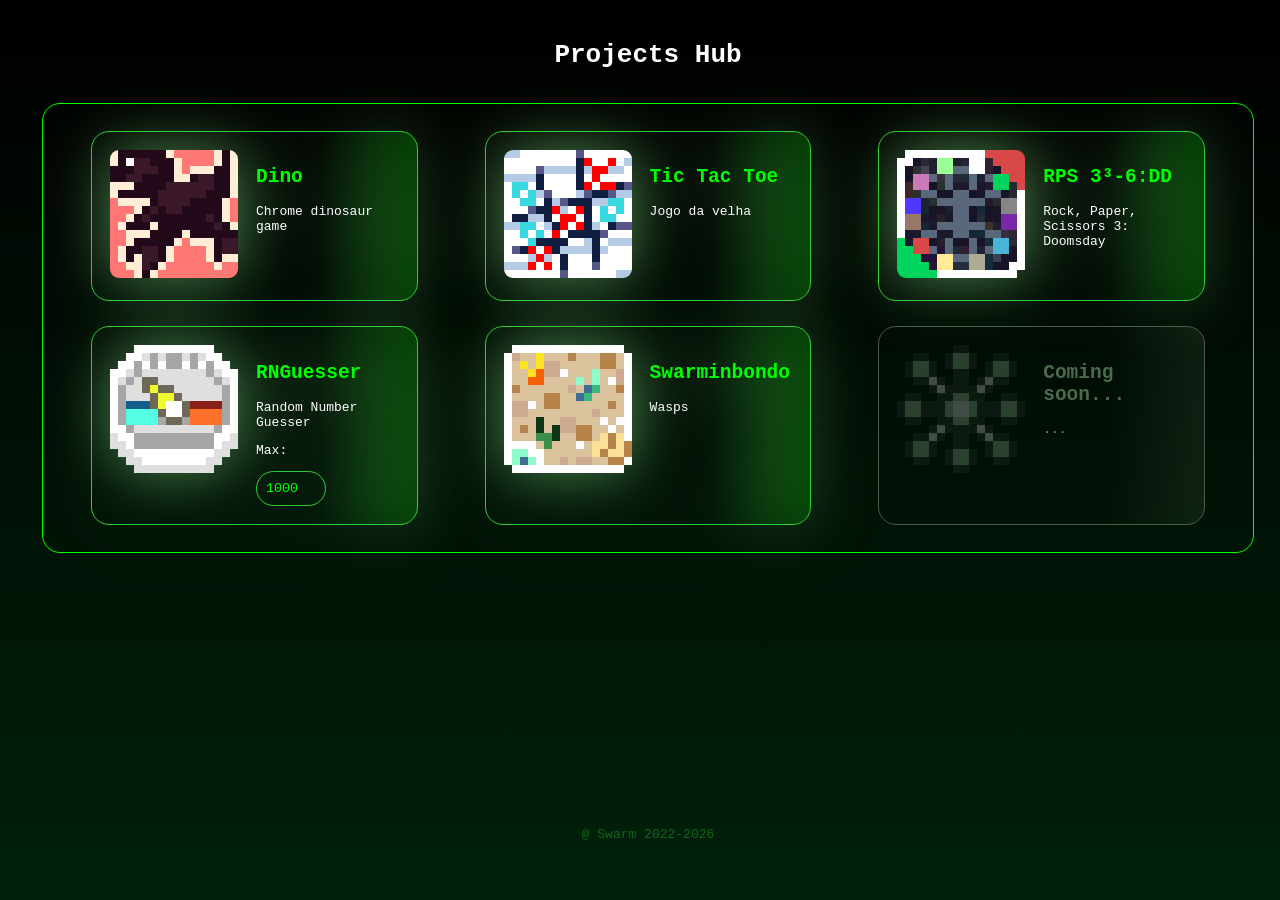
<file: index.html>
<!DOCTYPE html>
<html lang="en">
<head>
    <meta charset="UTF-8">
    <meta name="viewport" content="width=device-width, initial-scale=1.0">
    <title>Projects Hub</title>
    <link rel="icon" href="media/logo_hub.png" type="image/x-icon">
    <link rel="stylesheet" href="style.css">
</head>
<body>
    <div class="main">
        <div class="fxmain"></div><br>
        <h1>Projects Hub</h1><br>
        
        <div class="projects">

            <div class="proj">
                <a href="dino/index.html">
                    <img src="media/logo_dino.png" alt="Dino">
                </a>
                <div class="projtext">
                    <a href="dino/index.html"><h2>Dino</h2></a>
                    <p>Chrome dinosaur game</p>
                </div>
            </div>

            <div class="proj">
                <a href="ttt/index.html">
                    <img src="media/logo_ttt.png" alt="TicTacToe">
                </a>
                <div class="projtext">
                    <a href="ttt/index.html"><h2>Tic Tac Toe</h2></a>
                    <p>Jogo da velha</p>
                </div>
            </div>

            <div class="proj">
                <a href="RPS/index.html">
                    <img src="media/logo_rps.png" alt="RPS">
                </a>
                <div class="projtext">
                    <a href="RPS/index.html"><h2>RPS 3³-6:DD</h2></a>
                    <p>Rock, Paper, Scissors 3: Doomsday</p>
                </div>
            </div>

            <div class="proj">
                <img src="media/logo_rng.png" alt="RNGuess" style="cursor: pointer;" onclick="s()">
                <div class="projtext">
                    <h2 style="cursor: pointer;" onclick="s()">RNGuesser</h2>
                    <p>Random Number Guesser</p>
                    <p>Max:</p><input type="number" class="rnginput" id="rnginput" value="1000">
                </div>
            </div>

            <div class="proj">
                <a href="Swarmimbondo/index/index.html">
                    <img src="media/logo_swarm.png" alt="Swarm">
                </a>
                <div class="projtext">
                    <a href="Swarmimbondo/index/index.html"><h2>Swarminbondo</h2></a>
                    <p>Wasps</p>
                </div>
            </div>

            <div class="proj inactive">
                <img src="media/logo_hub.png" alt="Swarm" class="inactive">
                <div class="projtext">
                    <h2>Coming soon...</h2>
                    <p>...</p>
                </div>
            </div>






        </div>
    </div>
    <p class="credit">
        <a href="https://github.com/Patagonias1">
            @ Swarm
        </a>
        2022-2026
    </p>
    <script src="index.js"></script>
    <script src="rnguesser.js"></script>
</body>
</html>
</file>
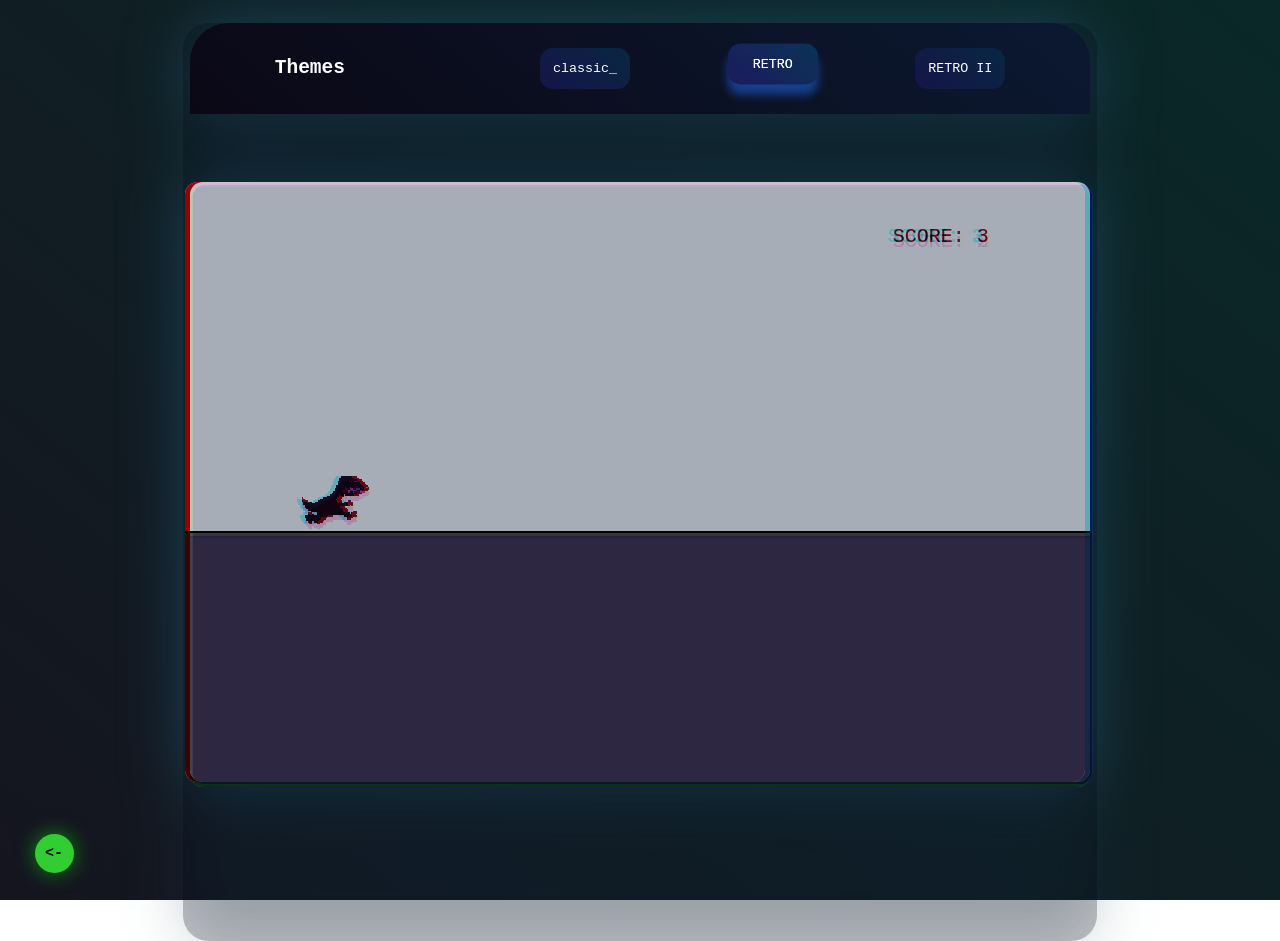
<file: dino/index.html>
<!DOCTYPE html>
<html lang="en">
<head>
    <meta charset="UTF-8">
    <meta name="viewport" content="width=device-width, initial-scale=1.0">
    <title>Dino</title>
    <link rel="stylesheet" href="style.css">
    <link rel="stylesheet" href="../back.css">
    <link rel="shortcut icon" href="../media/logo_dino.png" type="image/x-icon">
</head>
<body>
    <div class="con">
        <div class="stylemenu">
            <h2>Themes</h2><br>
            <button name="themebtn">classic_</button>
            <button name="themebtn">RETRO</button>
            <button name="themebtn">RETRO II</button>
        </div>

        <canvas id="canvas" class="cv" width="900" height="600" style="user-select: all; pointer-events: all;"></canvas>

        <div class="fxcon no" style="transform: translate(-5px, 0px);">
            <canvas name="canvasfx" class="cv fx" width="900" height="600"></canvas>
            <div class="ca red"></div>
        </div>
        <div class="fxcon" style="transform: translate(0px, 5px);">
            <canvas name="canvasfx" class="cv fx" width="900" height="600"></canvas>
            <div class="ca green"></div>
        </div>
        <div class="fxcon" style="transform: translate(2.5px, 2.5px);">
            <canvas name="canvasfx" class="cv fx" width="900" height="600"></canvas>
            <div class="ca blue"></div>
        </div>

    </div>

    <!DOCTYPE html>

    <div class="back bl">
        <a href="../index.html">
            <button><-</button>
        </a>
    </div>

    <script src="app.js"></script>
</body>
</html>
</file>
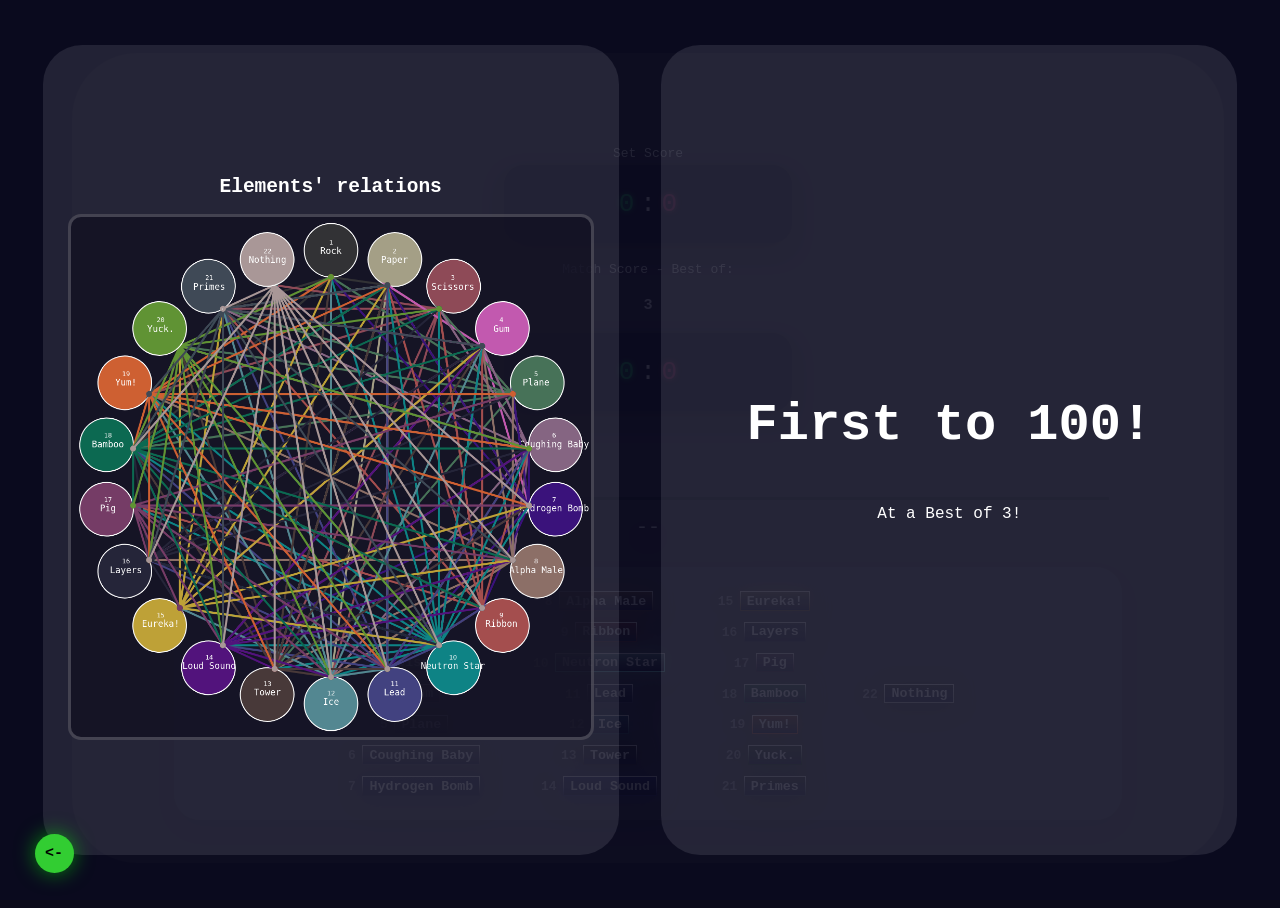
<file: RPS/index.html>
<!DOCTYPE html>
<html lang="en">
<head>
    <meta charset="UTF-8">
    <meta name="viewport" content="width=device-width, initial-scale=1.0">
    <link rel="stylesheet" href="style.css">
    <link rel="stylesheet" href="../back.css">
    <link rel="shortcut icon" href="/media/logo.png" type="image/x-icon">
    <!-- <title>RPS³-6: Dawn of Time to Doomsday</title> -->
    <title>RPS³-6: Doomsday</title>
</head>
<body>
<div class="con">
    
<div class="over">
    <div class="menu">
        <!-- <div class="graphs"> -->
            <h2>Elements' relations</h2>
            <canvas id="relgraph" class="canvas graph"></canvas>
            
        <!-- </div> -->
    </div>




    <div class="rules">
        <h1>First to 500!</h1>
        <p>At a Best of </p>
    </div>
</div>



<div class="scores">
    Set Score
    <div class="score set">
        <span class="player1">0</span>
        :
        <span class="player2">0</span>
    </div><br>
    Match Score - Best of: <h3 style="display: inline;">3</h3>
    <div class="score match">
        <span class="player1">0</span>
        :
        <span class="player2">0</span>
    </div>
</div>

<div class="d"></div>

<div class="picker">
    <span class="result">--</span><br>
    <div class="btns">
        <!-- <button class="btn">Rock</button> -->
        <!-- <button class="btn">Paper</button> -->
        <!-- <button class="btn">Scissors</button> -->
        <!-- <button class="btn">Match</button> -->
    </div>
</div>







    <div class="back bl">
        <a href="../index.html">
            <button><-</button>
        </a>
    </div>
</div>
<script src="app.js"></script>
</body>
</html>
</file>
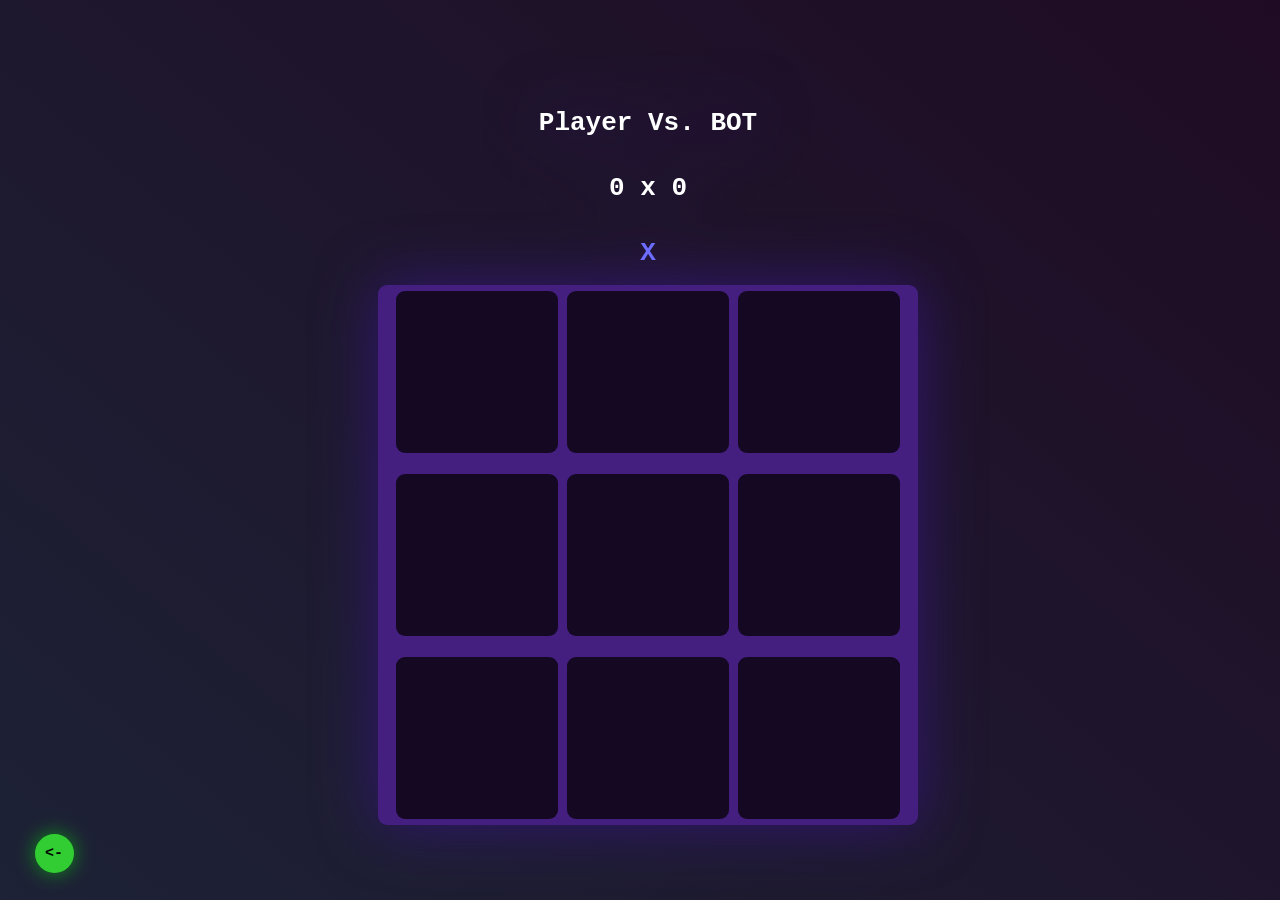
<file: ttt/index.html>
<!DOCTYPE html>
<html lang="en">
<head>
    <meta charset="UTF-8">
    <meta name="viewport" content="width=device-width, initial-scale=1.0">
    <title>TTT</title>
    <link rel="stylesheet" href="style.css">
    <link rel="stylesheet" href="../back.css">
    <link rel="shortcut icon" href="../media/logo_ttt.png" type="image/x-icon">
</head>
<body>
    <div class="con">
        <h1>Player Vs. BOT</h1>
        <h1>
            <span id="scorea">0</span> x <span id="scoreb">0</span> 
        </h1>
        <h1 class="currturn" id="turn">X</h1>
        <div class="main">
            <button name="box"></button>
            <button name="box"></button>
            <button name="box"></button>
            <button name="box"></button>
            <button name="box"></button>
            <button name="box"></button>
            <button name="box"></button>
            <button name="box"></button>
            <button name="box"></button>
        </div>
    </div>
        <div class="back bl">
        <a href="../index.html">
            <button><-</button>
        </a>
    </div>
    <script src="app.js"></script>
</body>
</html>
</file>
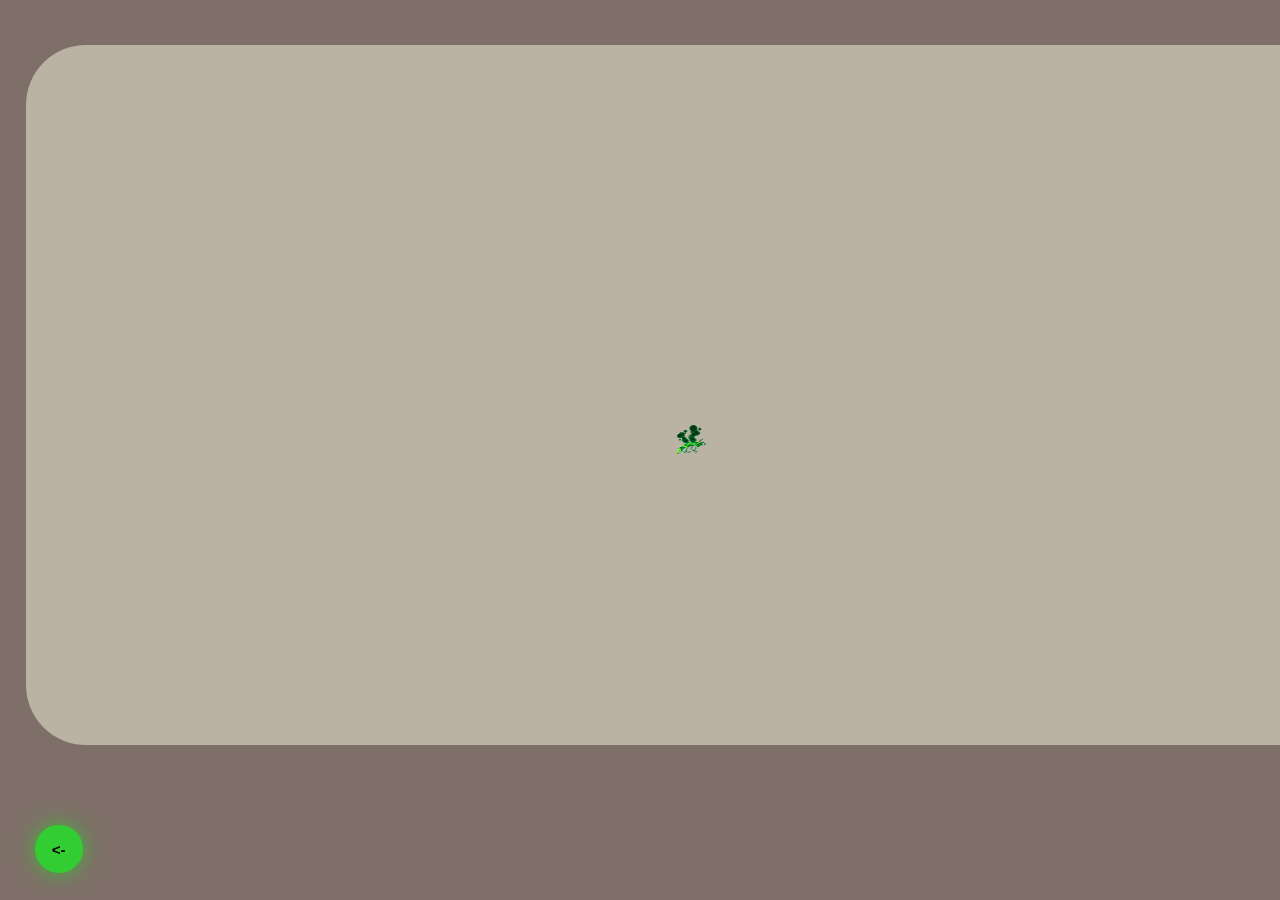
<file: Swarmimbondo/index/index.html>
<!DOCTYPE html>
<html lang="pt-br">
<head>
    <meta charset="UTF-8">
    <meta name="viewport" content="width=device-width, initial-scale=1.0">
    <title>Marimbondo</title>
    <link rel="stylesheet" href="../css/style.css">
    <link rel="stylesheet" href="../../back.css">
    <link rel="shortcut icon" href="../img/mar/mar.png" type="image/x-icon">
</head>
<body>
    <canvas id="c" class="c" width="1500px" height="700px" tabindex="0"></canvas>


    <div class="lose" id="lose">
        <h1>SWARMIMBONDO!</h1>
    </div>
    <div class="imagery">
        <img src="../img/mar/lamar/lamar1.png" id="lmar1" style="display: block;"> <!-- Lamar -->
        <img src="../img/mar/lamar/lamar2.png" id="lmar2" style="display: block;"> <!-- Lamar -->
        <img src="../img/mar/lamar/lamar3.png" id="lmar3" style="display: block;"> <!-- Lamar -->
        <img src="../img/mar/lamar/lamar4.png" id="lmar4" style="display: block;"> <!-- Lamar -->
        <img src="../img/mar/lamar/lamarl1.png" id="lmar1l" style="display: block;"> <!-- LamarL -->
        <img src="../img/mar/lamar/lamarl2.png" id="lmar2l" style="display: block;"> <!-- LamarL -->
        <img src="../img/mar/lamar/lamarl3.png" id="lmar3l" style="display: block;"> <!-- LamarL -->
        <img src="../img/mar/lamar/lamarl4.png" id="lmar4l" style="display: block;"> <!-- LamarL -->
        
        <img src="../img/mar/poismar/poismar1.png" id="pmar1" style="display: block;"> <!-- Poismar -->
        <img src="../img/mar/poismar/poismar2.png" id="pmar2" style="display: block;"> <!-- Poismar -->
        <img src="../img/mar/poismar/poismar3.png" id="pmar3" style="display: block;"> <!-- Poismar -->
        <img src="../img/mar/poismar/poismar4.png" id="pmar4" style="display: block;"> <!-- Poismar -->
        <img src="../img/mar/poismar/poismarl1.png" id="pmar1l" style="display: block;"> <!-- PoismarL -->
        <img src="../img/mar/poismar/poismarl2.png" id="pmar2l" style="display: block;"> <!-- PoismarL -->
        <img src="../img/mar/poismar/poismarl3.png" id="pmar3l" style="display: block;"> <!-- PoismarL -->
        <img src="../img/mar/poismar/poismarl4.png" id="pmar4l" style="display: block;"> <!-- PoismarL -->
    </div>
    <div class="back bl">
        <a href="../../index.html">
            <button><-</button>
        </a>
    </div>
    <script src="../js/index.js"></script>
</body>
</html>
</file>
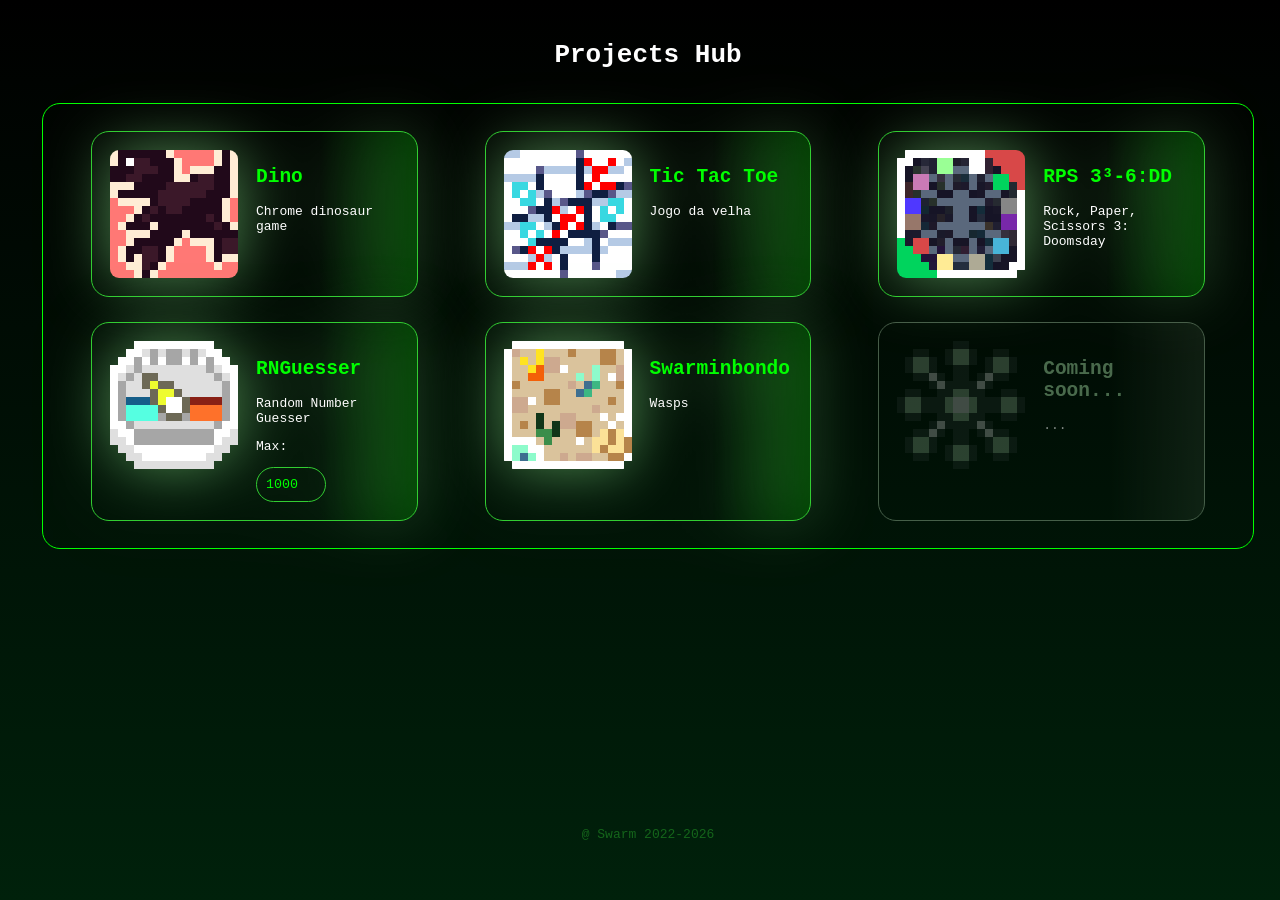
<file: hub.html>
<!DOCTYPE html>
<html lang="en">
<head>
    <meta charset="UTF-8">
    <meta name="viewport" content="width=device-width, initial-scale=1.0">
    <title>Projects Hub</title>
    <link rel="icon" href="media/logo_hub.png" type="image/x-icon">
    <link rel="stylesheet" href="style.css">
</head>
<body>
    <div class="main">
        <div class="fxmain"></div><br>
        <h1>Projects Hub</h1><br>
        
        <div class="projects">

            <div class="proj">
                <img src="media/logo_dino.png" alt="Dino">
                <div class="projtext">
                    <a href="dino/index.html"><h2>Dino</h2></a>
                    <p>Chrome dinosaur game</p>
                </div>
            </div>

            <div class="proj">
                <img src="media/logo_ttt.png" alt="TicTacToe">
                <div class="projtext">
                    <a href="ttt/index.html"><h2>Tic Tac Toe</h2></a>
                    <p>Jogo da velha</p>
                </div>
            </div>

            <div class="proj">
                <img src="media/logo_rps.png" alt="RPS">
                <div class="projtext">
                    <a href="RPS/index.html"><h2>RPS 3³-6:DD</h2></a>
                    <p>Rock, Paper, Scissors 3: Doomsday</p>
                </div>
            </div>

            <div class="proj">
                <img src="media/logo_rng.png" alt="RNGuess">
                <div class="projtext">
                    <h2 style="cursor: pointer;" onclick="s()">RNGuesser</h2>
                    <p>Random Number Guesser</p>
                    <p>Max:</p><input type="number" class="rnginput" id="rnginput" value="1000">
                </div>
            </div>

            <div class="proj">
                <img src="media/logo_swarm.png" alt="Swarm">
                <div class="projtext">
                    <a href="Swarmimbondo/index/index.html"><h2>Swarminbondo</h2></a>
                    <p>Wasps</p>
                </div>
            </div>

            <div class="proj inactive">
                <img src="media/logo_hub.png" alt="Swarm" class="inactive">
                <div class="projtext">
                    <h2>Coming soon...</h2>
                    <p>...</p>
                </div>
            </div>






        </div>
    </div>
    <p class="credit">
        <a href="https://github.com/Patagonias1">
            @ Swarm
        </a>
        2022-2026
    </p>
    <script src="index.js"></script>
    <script src="rnguesser.js"></script>
</body>
</html>
</file>
<file: style.css>
@import url('https://fonts.googleapis.com/css2?family=Bytesized&display=swap');

* {
    font-family: monospace;
    color: white;
}

html {
    scrollbar-color: limegreen rgb(0, 17, 0);
    scrollbar-gutter: none;
    /* width: 100%;
    height: 100%; */
}


body {
    background-image: linear-gradient(0deg, rgb(0, 33, 11), black);
    background-repeat: no-repeat;
    background-attachment: fixed;
    overflow-x: hidden;
    width: 100%;
    height: 100%;
    display: flex;
    justify-content: center;
    scroll-behavior: smooth;
}
::selection {
    background-color: rgb(116, 255, 116);
    color: black;
}


a {
    text-decoration: none;
}
h2 {
    color: lime;
}

.main {
    width: 95%;
    height: 100%;

    display: flex;
    align-items: center;
    justify-content: center;
    flex-direction: column;
}

.projects {
    left: 0px;
    width: 95%;
    height: 70%;
    border: .15rem solid lime;
    padding: 3vh;
    border-radius: 2vh;
    
    display: flex;
    flex-direction: row;
    gap: 2vw;
    justify-content: space-around;
    flex-wrap: wrap;
}.proj {
    width: 25%;
    border: .15rem solid limegreen;
    padding: 2vh;
    border-radius: 2vh;
    
    display: flex;
    flex-direction: row;
    gap: 2vh;
    background-image: linear-gradient(to left, rgba(0, 107, 0, 0.501), transparent 30%);
    filter: drop-shadow(0px 0px 30px rgba(154, 255, 154, 0.5));
    transition: .3s ease-out;
}.proj.inactive {
    opacity: 50%;
    filter: saturate(.2);
}img.inactive {
    opacity: 50%;
}.proj:hover {
    transform: scale(1.05);
    filter: brightness(1.1) drop-shadow(0px 0px 30px limegreen) hue-rotate(10deg);
}.proj.inactive:hover {
    transform: scale(.97);
    filter: saturate(.2) brightness(.5);
}.proj img {
    width: 10vw;
    height: 10vw;
    border-radius: 1vh;
}
.rnginput {
    width: 35%;
    border: .15rem solid limegreen;
    padding: 1vh;
    border-radius: 2vh;
    color: lime;
    background: none;
}

@media screen and (max-width: 800px) {
    .main {
        width: 80%;
    }
    .projects {
        gap: 1vw;
    }
    .proj {
        width: 30%;
        flex-direction: column;
        gap: 1vh;
    }

}










.fxmain {
    z-index: -1;
    position: absolute;
    width: 100%;
    height: 120%;
    opacity: 50%;
    overflow: hidden;
}.fxchar {
    user-select: none;
    bottom: 100%;
    position: absolute;
    left: 10%;
    color: lime;
    font-size: large;
    opacity: 75%;
    animation: fxchardown 15s ease-out infinite;
    font-weight: 400;
    filter: drop-shadow(0px 0px 15px lime);
}

@keyframes fxchardown {
    from {
        /* transform: translateY(0px); */
        bottom: 100%;
    }
    to {
        /* transform: translateY(1000px); */
        bottom: -30%;
        opacity: 30%;
    }
}


.credit {
    text-align: center;
    color: limegreen;
    opacity: 40%;
    position: absolute;
    width: 100%;
    bottom: 5%;
}.credit a{
    color: limegreen;
}
</file>
<file: dino/style.css>
* {
    color: white;
    font-family: monospace;
    overflow: hidden;
}
body {
    overflow: hidden;
    background-repeat: no-repeat;
    background-attachment: fixed;
    background-image: linear-gradient(40deg, rgb(21, 21, 31), rgb(10, 40, 40));
    transition: .5s;
    display: flex;
    justify-content: center;
}

.con {
    position: absolute;
    height: 100%;
    width: 70%;
    padding: 1vh;
    border-radius: 2vw;
    display: flex;
    align-items: center;
    justify-content: center;
    flex-direction: row;
    animation: float 5s ease-in-out infinite alternate;
    filter: drop-shadow(0px 0px 30px rgb(26, 67, 84));
    top: 2.5%;
    background-color: rgba(6, 7, 18, 0.244);
} 

.cv {
    user-select: none;
    pointer-events: none;
    position: absolute;
    margin: 0px;
    /* height: 600px;
    width: 900pxpx; */
    background-color: rgb(147, 189, 195);
    border-radius: 1vw;
}.cv.fx {
    width: 900px;
    height: 600px;
}

.stylemenu {
    display: flex;
    justify-content: space-evenly;
    align-items: center;
    position: absolute;
    gap: 1vw;

    top: 0px;
    height: 10%;
    width: 900px;
    z-index: 10;

    border-radius: 3vw 3vw 0 0;
    background-image: linear-gradient(40deg, rgb(11, 8, 21), rgb(11, 25, 49));
}.stylemenu button {
    transition: .3s;
    padding: 1vw;
    color: white;
    background: none;
    width: 10%;
    /* border: .3vw rgb(48, 67, 97) solid; */
    border: none;
    border-radius: 1vw;
    background-image: linear-gradient(40deg, rgb(21, 21, 72),rgb(8, 39, 66));
}.stylemenu button:hover {
    transform: scale(1.1);
    filter: brightness(1.3);
}.stylemenu button:active {
    transition: .1s;
    transform: scale(.9);
    filter: brightness(1.5);
}.activetheme {
    transform: translateY(-.5vh);
    border: solid .2vw rgba(9, 9, 28, 0.5);
    filter: brightness(1.3) drop-shadow(0px 10px 5px rgba(34, 111, 255, 0.496));
}


.fxcon {
    margin: 0px;
    position: absolute;
    user-select: none;
    pointer-events: none;
    mix-blend-mode: overlay;
    width: 900px;
    height: 600px;
    /* top: 0px;
    left: 0px; */
}.fxcon.no {
    user-select: none;
    pointer-events: none;
    mix-blend-mode: screen;
}


.ca {
    user-select: none;
    pointer-events: none;
    margin: 0px;
    border-radius: 1vw;
    position: absolute;
    width: 100%;
    height: 100%;
    background-color: #ffffff;
}.ca.red {
    mix-blend-mode: multiply;
    background-color: #ff0000;
}.ca.blue {
    mix-blend-mode: multiply;
    background-color: #0000ff;
}.ca.green {
    mix-blend-mode: multiply;
    background-color: #00ff00;
}


@media screen and (max-width: 850px) {
    .con {
        width: 95%;
    }
    .cv {
        width: 95%;
    }.cv.fx {
        /* height: 100%;
        width: 100%; */
        height: 900px;
        width: 600px;
    }.fxcon {
        width: 95%;
        height: 33%;

    }.stylemenu {
        width: 95%;
        top: 20%;
    }.stylemenu button {
        width: 15%;
        font-size: 1vh;
    }
}

@keyframes shake {
    0% {
        transform: translate(6px, 8px);
    }
    25% {
        transform: translate(-5px, -2px);
    }
    50% {
        transform: translate(-5px, 7px);
    }
    75% {
        transform: translate(3px, 2px);
    }
}
</file>
<file: back.css>
.back {
    position: absolute;
    padding: 1vh;
    overflow: visible;
    z-index: 100;
}
.back button {
    font-size: 15px;
    transition: .2s ease-out;
    color: black;
    width: 3rem;
    height: 3rem;
    border: none;
    border-radius: 50%;
    background-color: limegreen;
    font-weight: bolder;
    filter: drop-shadow(0px 0px 10px rgba(0, 255, 0, 0.5));
} .back button:hover {
    transform: scale(1.1);
    filter: drop-shadow(0px 0px 5px rgba(0, 255, 0, 1)) brightness(1.2);
} .back button:active {
    transition: .1s;
    transform: scale(.9);
    filter: drop-shadow(0px 0px 5px rgb(0, 255, 85)) brightness(1.4);
}

.back.tl {
    top: 2%;
    left: 2%;
}
.back.tr {
    top: 2%;
    right: 2%;
}
.back.bl {
    bottom: 2%;
    left: 2%;
}
.back.br {
    bottom: 2%;
    right: 2%;
}
</file>
<file: RPS/style.css>
html {
    width: 100%;
    height: 100%;
    overflow: hidden;
    transition: none;
}

* {
    font-family: monospace;
    color: white;
    user-select: none;
    transition: none;
} 

body {
    background-color: rgb(12, 11, 26);
    width: 100%;
    height: 100%;
    display: flex;
    align-items: center;
    justify-content: center;
    transition: none;
    overflow: hidden;
}

.con { 
    transition: .1s;
    width: 90%; 
    height: 90%;

    display: flex;
    flex-direction: column;
    justify-content: center;
    align-content: center;
    align-items: center;

    background-color: rgba(255, 255, 255, 0.1);
    border-radius: 5rem;
    gap: 2%;
}.picker {
    transition: .1s;
    width: 100%;
    height: 40%;

    display: flex;
    flex-direction: column;
    justify-content: baseline;
    align-content: center;
    align-items: center;
    filter: drop-shadow(0px 10px 10px rgba(0, 0, 0, 0.4));

    gap: 2%;
}.btns {
    width: 80%;
    height: 70%;

    display: flex;
    flex-direction: column;
    justify-content: center;
    align-content: center;
    align-items: center;
    flex-wrap: wrap;
    gap: 5%;
    
    padding: 1rem;
    border-radius: 2rem;
    background-color: rgba(255, 255, 255, 0.1);
    filter: none;
}
@media screen and (max-width: 400px) {
    .btns {
        height: fit-content;
        flex-direction: row;
        justify-content: space-around;
        gap: 1.6vh;
    }
    .picker {
        height: max-content;
    }
    .con {
        height: min-content;
    }
}

.scores {
    width: 100%;
    height: 50%;

    display: flex;
    flex-direction: column;
    justify-content: center;
    align-content: center;
    align-items: center;
    
    gap: 1%;
}.score {
    width: 25%;
    height: 6rem;

    display: flex;
    justify-content: center;
    align-content: center;
    align-items: center;
    border-radius: 1.5rem;
    
    background-color: rgb(12, 11, 26);
    font-size: xx-large;
    filter: drop-shadow(0px 10px 10px rgba(0, 0, 0, 0.4));

    gap: 2%;
}

.result {
    font-size: x-large;
}

button {
    transition: .2s;
    width: fit-content;
    height: 1.5rem;
    font-weight: bold;
    background-color: transparent;
    color: white;
    
    border: 2px solid black;
    /* border-radius: 10rem; */
    border-width: 1px;
    border-image: linear-gradient(to bottom, black, rgb(40, 40, 100) 90%) 1;   
    background-color: transparent;
    filter: drop-shadow(0px 0px 10px rgb(35, 35, 100));
}
button:hover {
    transform: scale(1.2);
    filter: drop-shadow(0px 0px 10px rgba(255, 255, 255, 0.5)) saturate(2) brightness(1.2) !important;
    animation: floatbtn 2s -1s ease-in-out infinite alternate;
}
button:active {
    transform: scale(1.1);
    filter: drop-shadow(0px 0px 5px rgba(255, 255, 255, 0.5)) saturate(3) brightness(1.5) !important;
    animation: shaketxt .2s infinite alternate ease-in-out
}.idbtns {
    font-weight: bold;
    display: inline;
    opacity: 60%;
    padding: .5rem;
    filter: drop-shadow(0px 0px 5px black);
}

.player1 {
    user-select: all;
    color: rgb(19, 181, 87);    
    filter: drop-shadow(0px 0px 2.5px);
}
.player2 {
    user-select: all;
    color: rgb(203, 46, 109);
    filter: drop-shadow(0px 0px 2.5px);
}

.d {
    height: 3px;
    width: 80%;
    background-color: rgb(13, 16, 21);
}



.over {
    z-index: 2;
    transition: .5s ease-in-out;
    position: absolute;
    top: 0px;
    left: 0px;
    width: 100%;
    height: 100%;

    display: flex;
    flex-direction: row;
    align-items: center;
    justify-content: space-evenly;
    user-select: none;
    /* pointer-events: none; */
    
    background-color: rgba(11, 11, 30, 0.9);
}

.shaking {
    animation: shaketxt .2s infinite alternate ease-in-out
}

h1 {
    font-size: 4rem;
}p {
    font-size: large;
}

.rules {
    display: flex;
    justify-content: center;
    align-items: center;
    flex-direction: column;
    width: 45%;
    height: 90%;
    border-radius: 3rem;
    background-color: rgba(240, 240, 255, 0.1);
}
.menu {
    display: flex;
    justify-content: center;
    align-items: center;
    flex-direction: column;
    width: 45%;
    height: 90%;
    border-radius: 3rem;
    background-color: rgba(240, 240, 255, 0.1);
}

.canvas {
    width: 100%;
    height: 100%;
    border-radius: 1rem;
    border: .3rem rgba(255, 255, 255, 0.2) solid;
    background-color: rgba(17, 15, 32, 0.75);
}.graph {
    width: 40rem;
    height: 40rem;
}


@keyframes shake1 {
    0% {
        transform: translate(0.073%, 0.074%);
    }
    20% {
        transform: translate(0.071%, 0.073%) scale(1.1);
    }
    40% {
        transform: translate(-0.071%, 0.071%);
    }
    60% {
        transform: translate(0.072%, -0.073%);
    }
    80% {
        transform: translate(-0.073%, 0.072%) scale(1.1);
    }
    100% {
        transform: translate(0.071%, 0.070%);
    }

}@keyframes shake2 {
    0% {
        transform: translate(0.173%, 0.174%);
    }
    20% {
        transform: translate(0.171%, 0.173%);
    }
    40% {
        transform: translate(-0.171%, 0.171%);
    }
    60% {
        transform: translate(0.172%, -0.173%);
    }
    80% {
        transform: translate(-0.173%, 0.172%);
    }
    100% {
        transform: translate(0.171%, 0.170%);
    }

}

@keyframes shaketxt {
    0% {
        filter: drop-shadow(0px 0px 5px);
        transform: translate(.5px, .5px);
    }
    20% {
        filter: drop-shadow(0px 0px 5px);
        transform: translate(.5px, .5px);
    }
    40% {
        filter: drop-shadow(0px 0px 5px);
        transform: translate(-.5px, .5px);
    }
    60% {
        filter: drop-shadow(0px 0px 2.5px);
        transform: translate(.5px, -.5px);
    }
    80% {
        filter: drop-shadow(0px 0px 2.5px);
        transform: translate(-.5px, .5px);
    }
    100% {
        filter: drop-shadow(0px 0px 2.5px);
        transform: translate(.5px, .5px);
    }

}
@keyframes floatbtn {
    0% {
        transform: scale(1.2) translateY(10%);
    }
    100% {
        transform: scale(1.2) translateY(-10%);
    }

}
</file>
<file: ttt/style.css>
* {
    color: white;
    font-family: monospace;
}
body {
    overflow: hidden;
    background-repeat: no-repeat;
    background-attachment: fixed;
    background-image: linear-gradient(40deg, rgb(29, 34, 54), rgb(31, 11, 36));
    
}

.con {
    position: absolute;
    height: 100%;
    width: 100%;
    display: flex;
    align-items: center;
    justify-content: center;
    flex-direction: column;
    animation: float 5s ease-in-out infinite alternate;
    filter: drop-shadow(0px 0px 30px rgb(49, 22, 112));
}

.main {
    height: 60vh;
    width: 60vh;
    display: flex;
    background-color: rgb(68, 31, 128);
    border-radius: 1vh;
    flex-direction: row;
    flex-wrap: wrap;
    justify-content: center;
    align-items: center;
    gap: 1vh;
}

button {
    transition: .2s;
    height: 30%;
    width: 30%;
    background-color: rgb(20, 8, 34);
    border: none;
    border-radius: 1vh;
    font-size: xx-large;
    color: white;
} button:hover {
    background-color: rgb(35, 16, 61);
} button:active {
    transition: .1s;
    background-color: rgb(35, 22, 92);
    transform: scale(.95);
} button.fill {
    background-color: rgb(25, 17, 53);
}

h1 {
    text-align: center;
}
.currturn {
    color: rgb(108, 108, 255);
}
@keyframes float {
    from {
        transform: translateY(-1vh);
    } 
    to {
        transform: translateY(1vh);
    }
}
</file>
<file: Swarmimbondo/css/style.css>
body {
    background-color: rgb(126, 112, 104);
    font-family: monospace;
    user-select: none;
    overflow: hidden;
}

.c {
    z-index: 1;
    position: absolute;
    background-color: rgb(186, 179, 164);
    border-radius: 60px;
    text-align: center;
    left: 2%;
    top: 5%;
}

.imagery {
    display: none;
}

.lose {
    z-index: 2;
    display: none;
    color: brown;
    position: absolute;
    left: 45%;
    top: 45%;
}

.flip {
    transform: scaleX(-1);
}

@keyframes boing {
    0% {font-size: 20px;
        opacity: 20%;}; 
    10% {opacity: 80%;}
    100% {font-size: 70px;
        left: 28%;
        top: 30%;
    };
}
</file>
